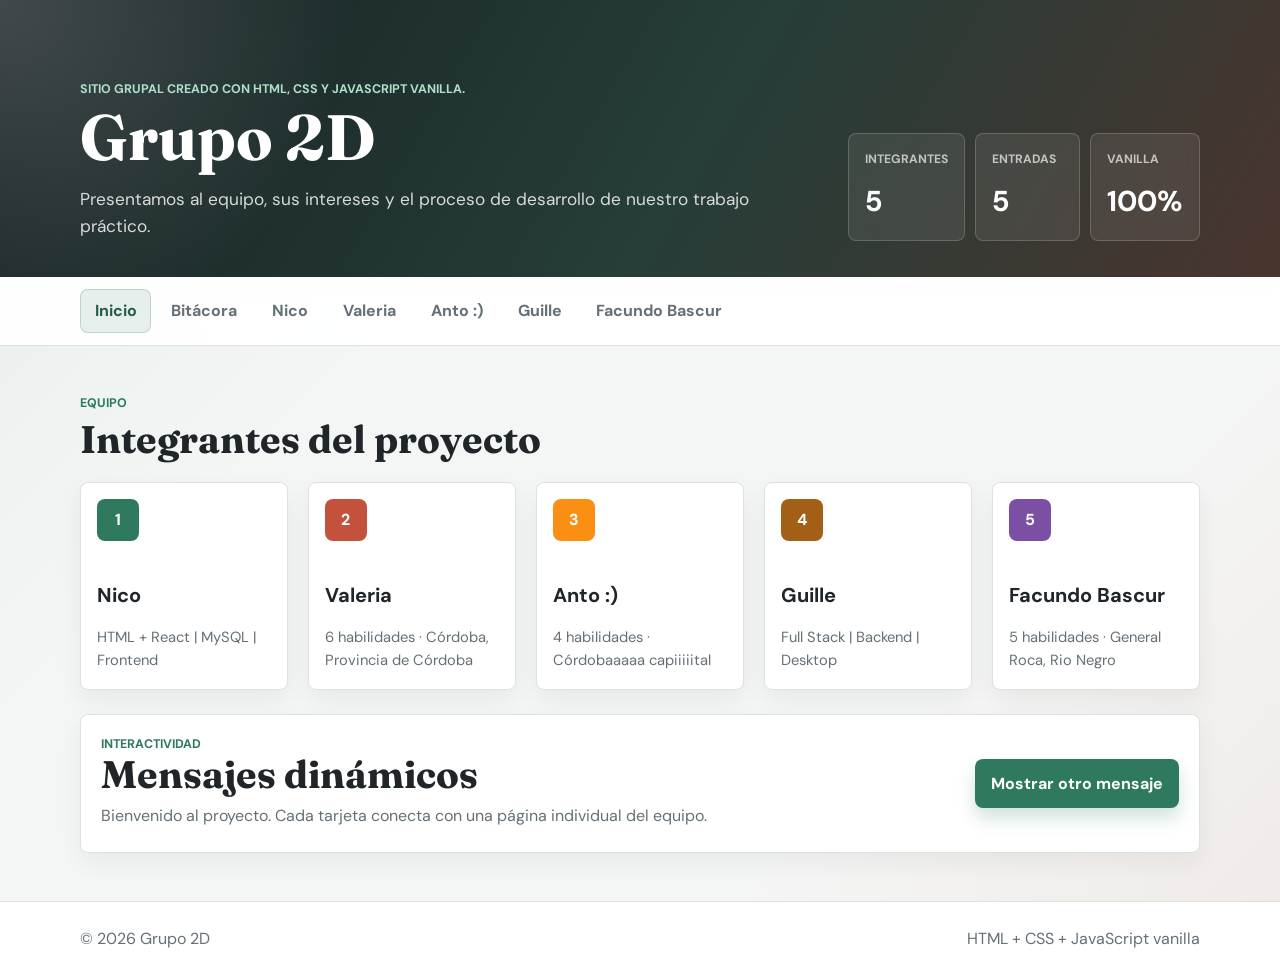
<file: index.html>
<!doctype html>
<html lang="es">
  <head>
    <meta charset="UTF-8" />
    <meta name="viewport" content="width=device-width, initial-scale=1.0" />
    <title>Grupo 2D - Portada</title>
    <link rel="preconnect" href="https://fonts.googleapis.com" />
    <link rel="preconnect" href="https://fonts.gstatic.com" crossorigin />
    <link
      href="https://fonts.googleapis.com/css2?family=DM+Sans:wght@400;500;700&family=Fraunces:opsz,wght@9..144,700&display=swap"
      rel="stylesheet"
    />
    <link rel="stylesheet" href="css/styles.css" />
  </head>
  <body data-page="home">
    <div id="app"></div>
    <script src="js/data.js"></script>
    <script src="js/app.js"></script>
  </body>
</html>
</file>
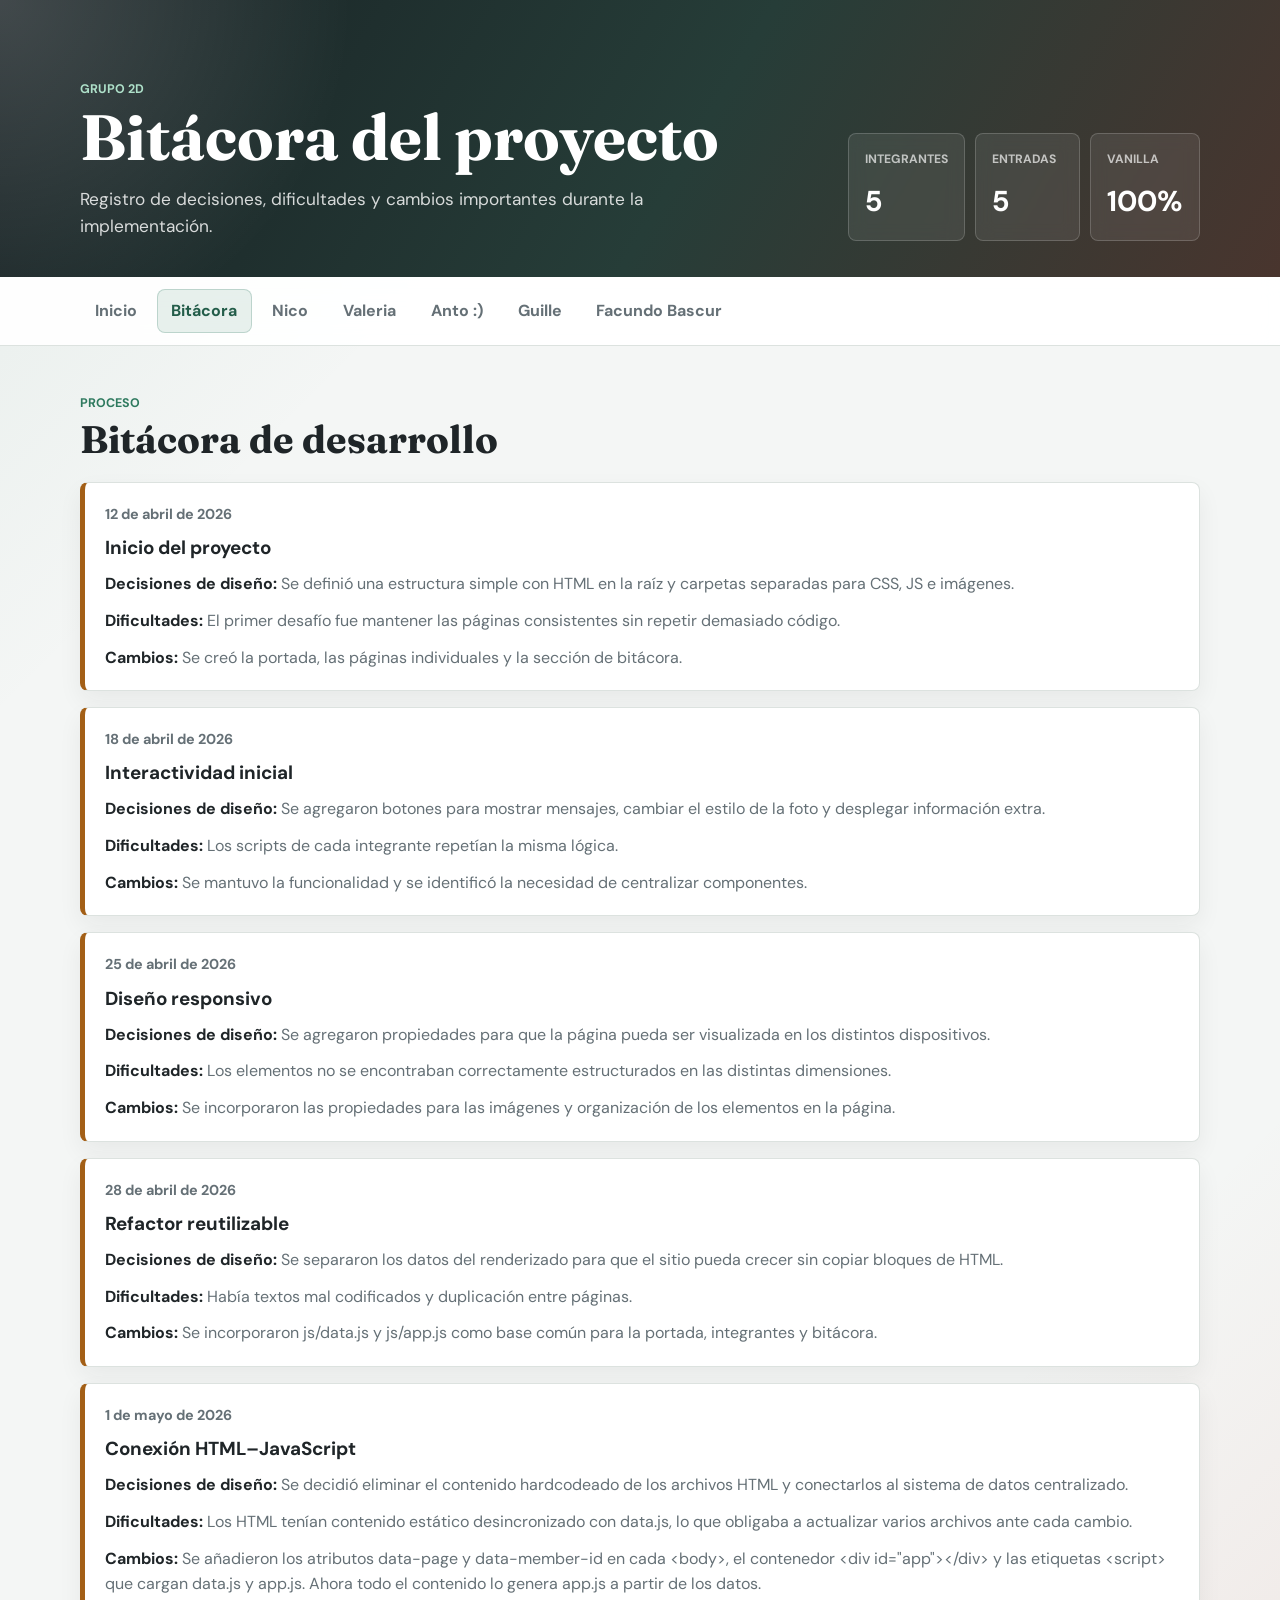
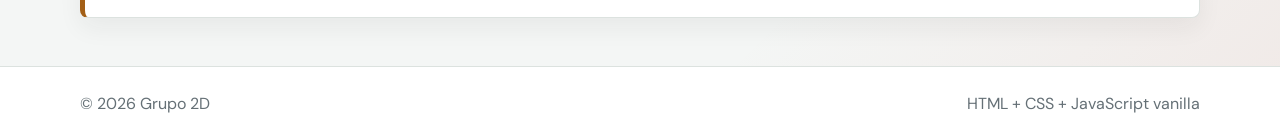
<file: bitacora.html>
<!doctype html>
<html lang="es">
  <head>
    <meta charset="UTF-8" />
    <meta name="viewport" content="width=device-width, initial-scale=1.0" />
    <title>Bitacora - Grupo 2D</title>
    <link rel="preconnect" href="https://fonts.googleapis.com" />
    <link rel="preconnect" href="https://fonts.gstatic.com" crossorigin />
    <link
      href="https://fonts.googleapis.com/css2?family=DM+Sans:wght@400;500;700&family=Fraunces:opsz,wght@9..144,700&display=swap"
      rel="stylesheet"
    />
    <link rel="stylesheet" href="css/styles.css" />
  </head>
  <body data-page="log">
    <div id="app"></div>
    <script src="js/data.js"></script>
    <script src="js/app.js"></script>
  </body>
</html>
</file>
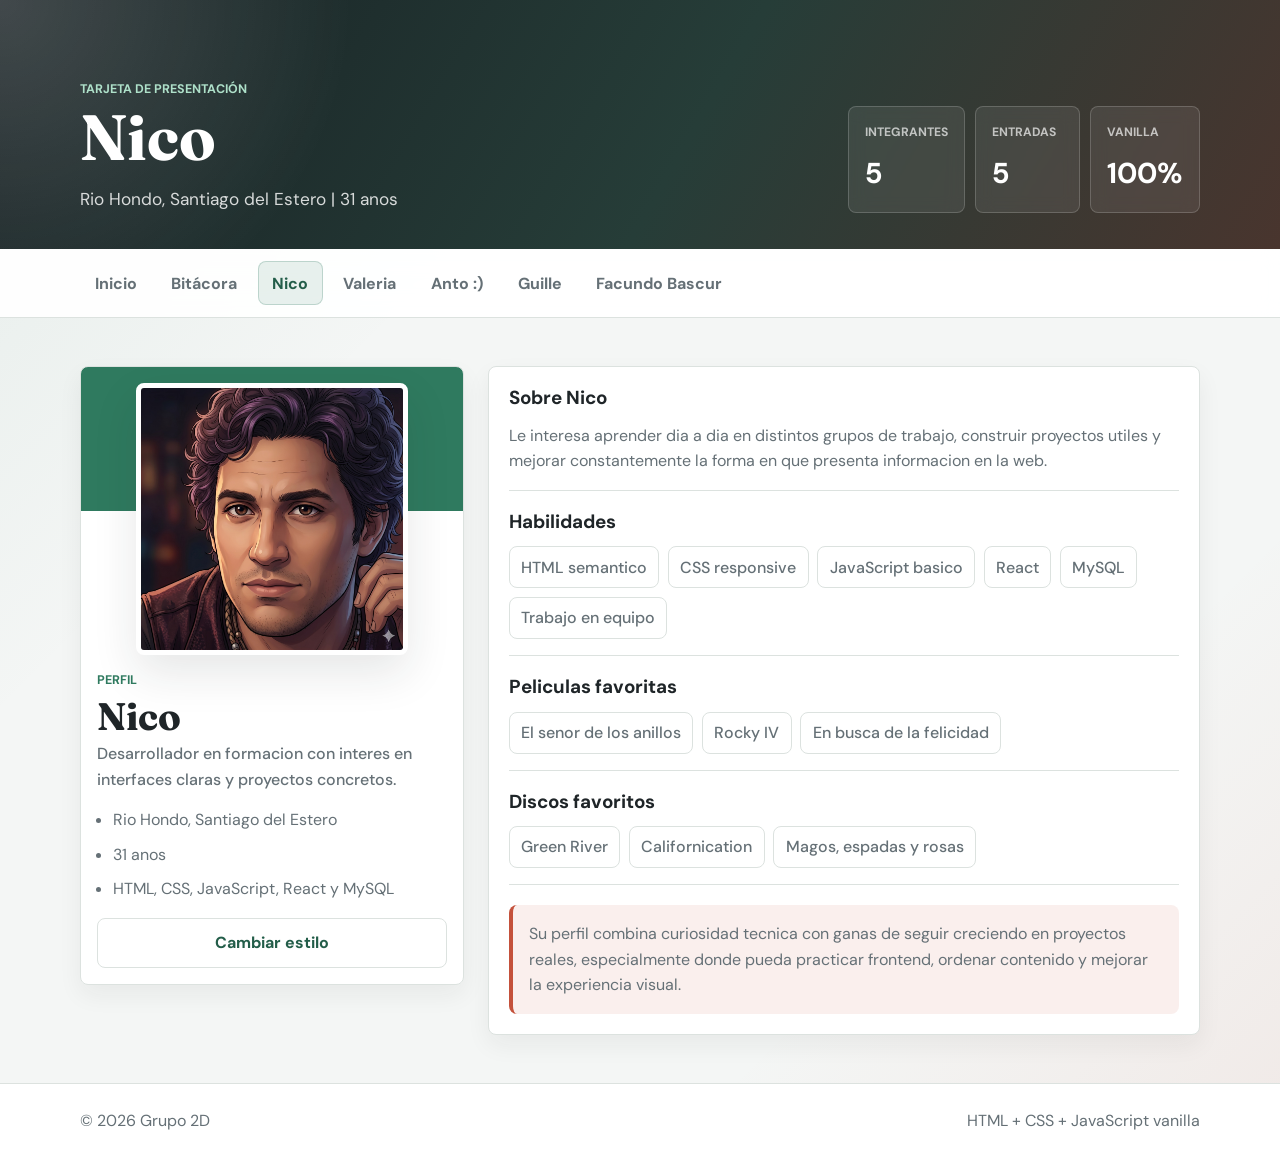
<file: integrante1.html>
<!doctype html>
<html lang="es">
  <head>
    <meta charset="UTF-8" />
    <meta name="viewport" content="width=device-width, initial-scale=1.0" />
    <title>Integrante 1 - Grupo 2D</title>
    <link rel="preconnect" href="https://fonts.googleapis.com" />
    <link rel="preconnect" href="https://fonts.gstatic.com" crossorigin />
    <link
      href="https://fonts.googleapis.com/css2?family=DM+Sans:wght@400;500;700&family=Fraunces:opsz,wght@9..144,700&display=swap"
      rel="stylesheet"
    />
    <link rel="stylesheet" href="css/styles.css" />
    <link rel="stylesheet" href="css/integrante1.css" />
  </head>
  <body data-page="member" data-member-id="1">
    <div id="app"></div>
    <script src="js/data.js"></script>
    <script src="js/app.js"></script>
  </body>
</html>
</file>
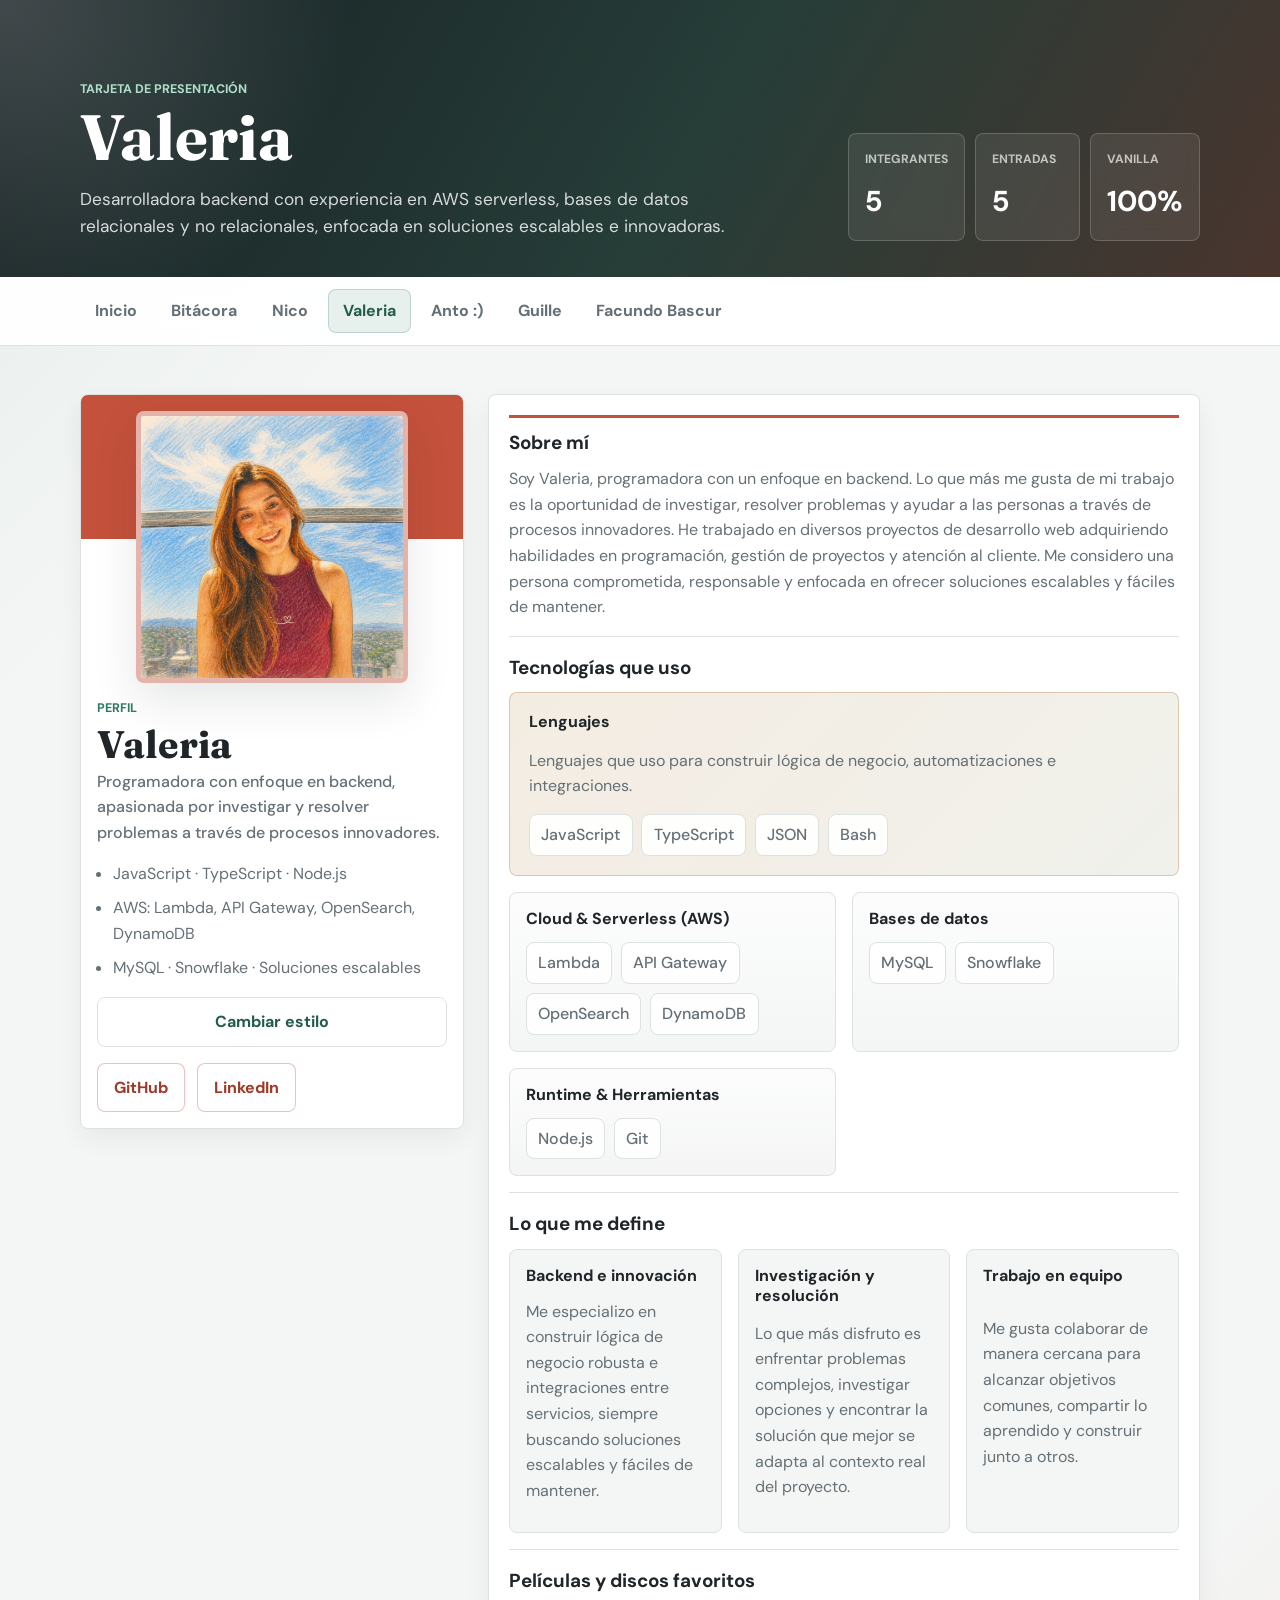
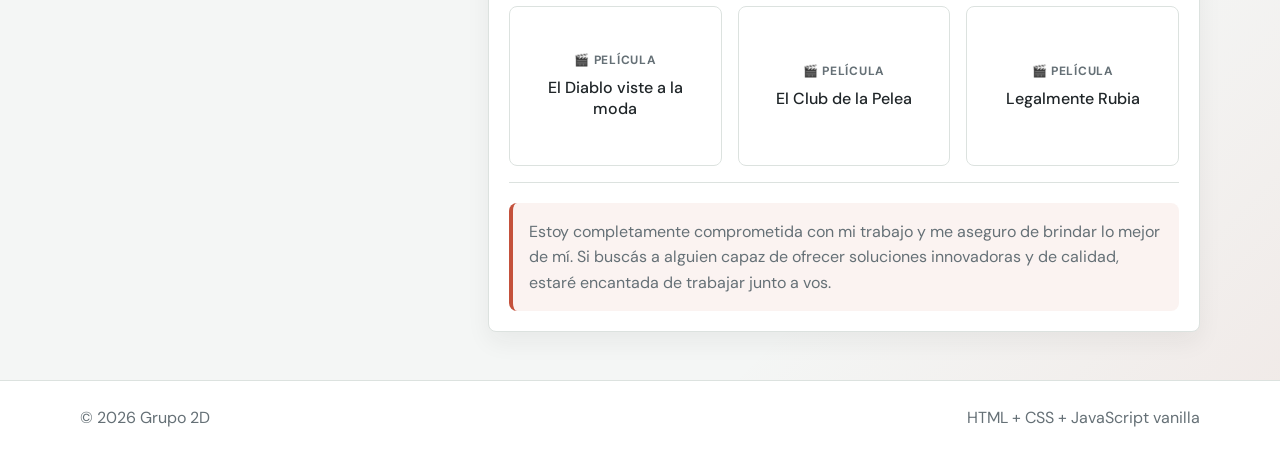
<file: integrante2.html>
<!doctype html>
<html lang="es">
  <head>
    <meta charset="UTF-8" />
    <meta name="viewport" content="width=device-width, initial-scale=1.0" />
    <title>Integrante 2 - Grupo 2D</title>
    <link rel="preconnect" href="https://fonts.googleapis.com" />
    <link rel="preconnect" href="https://fonts.gstatic.com" crossorigin />
    <link
      href="https://fonts.googleapis.com/css2?family=DM+Sans:wght@400;500;700&family=Fraunces:opsz,wght@9..144,700&display=swap"
      rel="stylesheet"
    />
    <link rel="stylesheet" href="css/styles.css" />
    <link rel="stylesheet" href="css/integrante2.css" />
  </head>
  <body data-page="member" data-member-id="2">
    <div id="app"></div>
    <script src="js/data.js"></script>
    <script src="js/app.js"></script>
  </body>
</html>
</file>
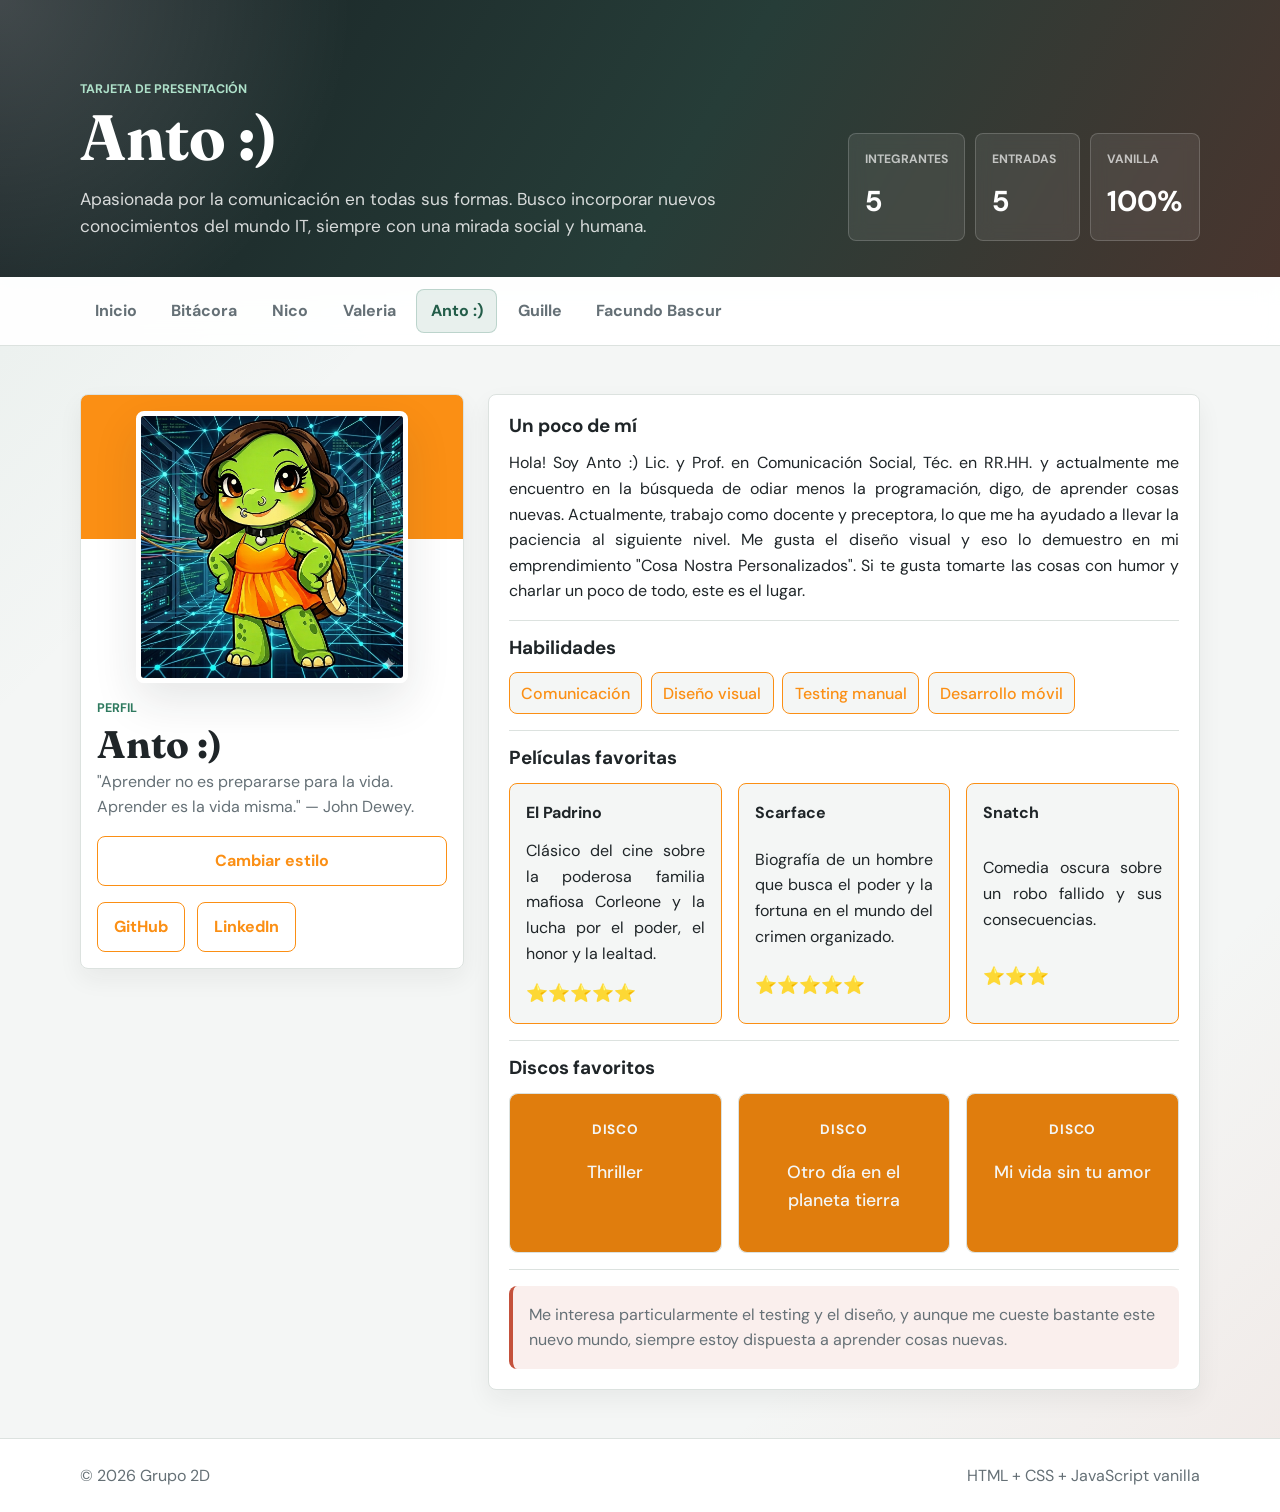
<file: integrante3.html>
<!doctype html>
<html lang="es">
  <head>
    <meta charset="UTF-8" />
    <meta name="viewport" content="width=device-width, initial-scale=1.0" />
    <title>Integrante 3 - Grupo 2D</title>
    <link rel="preconnect" href="https://fonts.googleapis.com" />
    <link rel="preconnect" href="https://fonts.gstatic.com" crossorigin />
    <link
      href="https://fonts.googleapis.com/css2?family=DM+Sans:wght@400;500;700&family=Fraunces:opsz,wght@9..144,700&display=swap"
      rel="stylesheet"
    />
    <link rel="stylesheet" href="css/styles.css" />
    <link rel="stylesheet" href="css/integrante3.css" />
  </head>
  <body data-page="member" data-member-id="3">
    <div id="app"></div>
    <script src="js/data.js"></script>
    <script src="js/app.js"></script>
  </body>
</html>
</file>
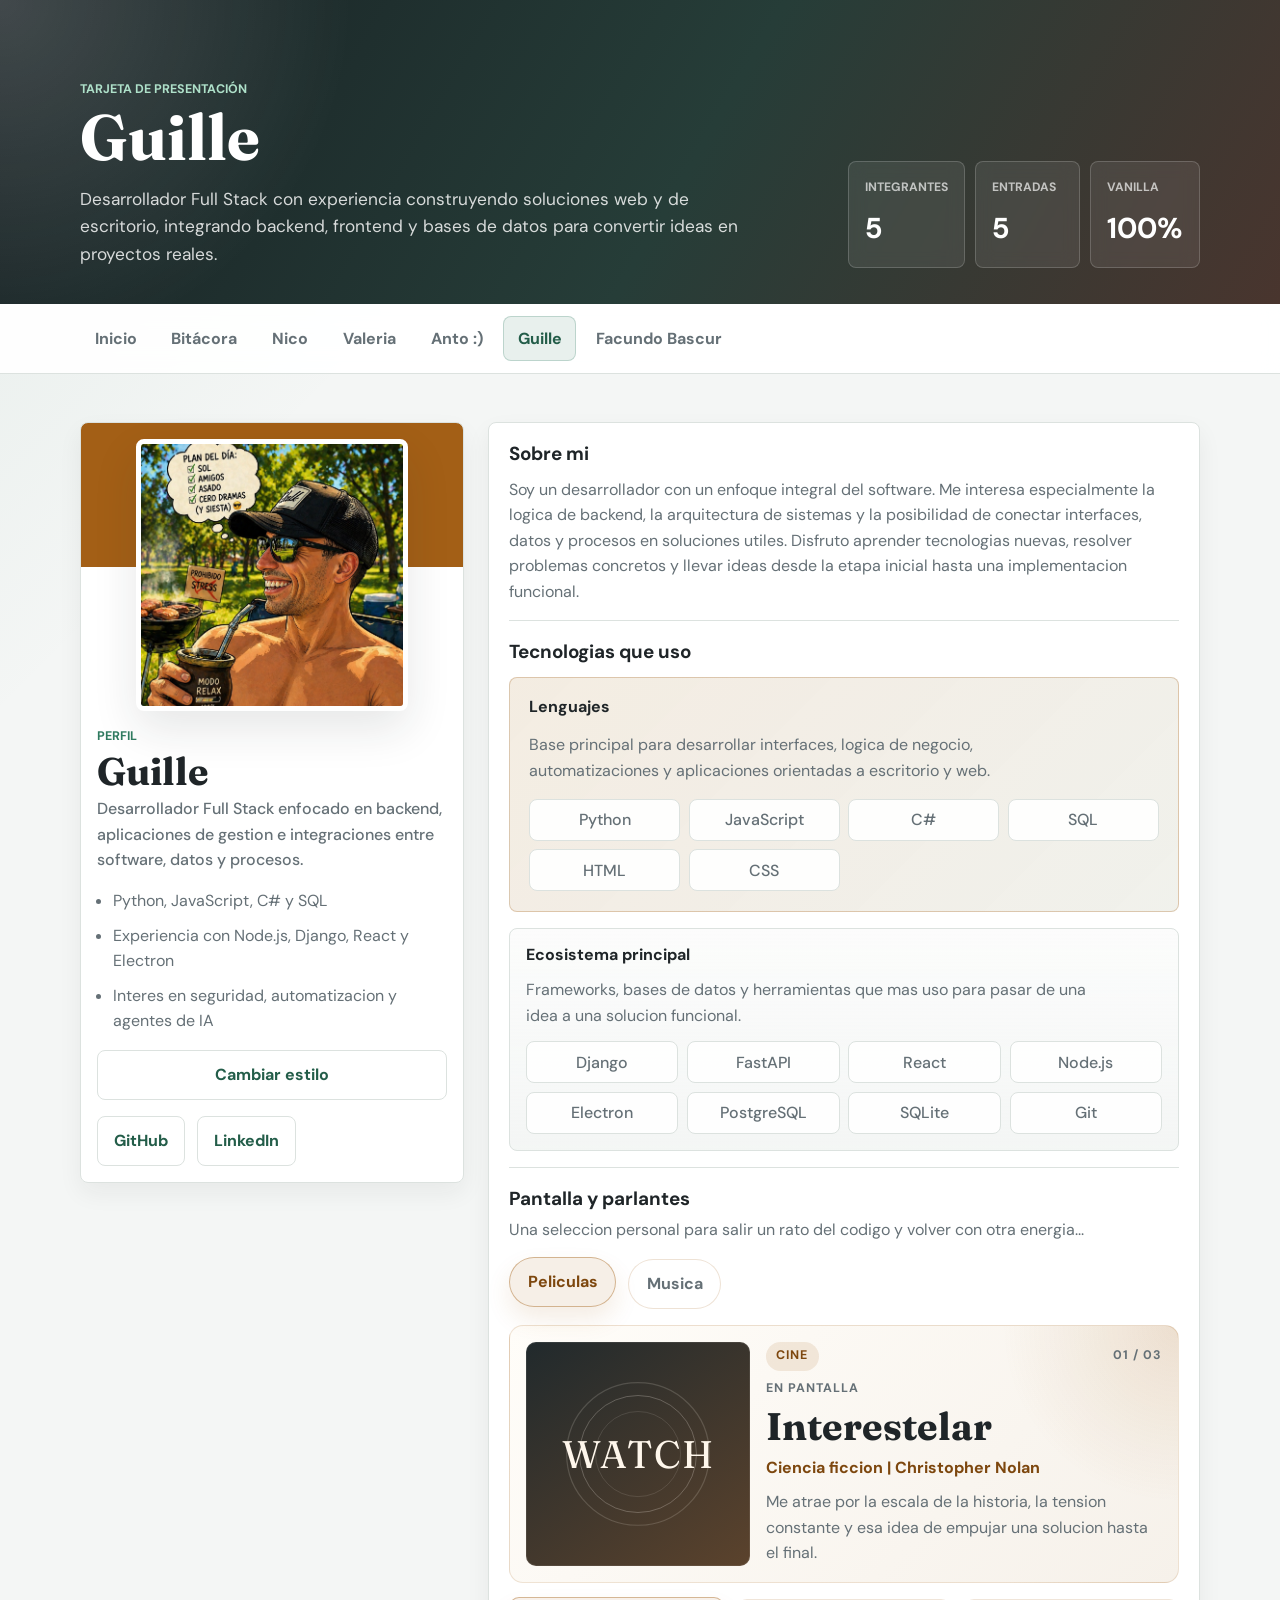
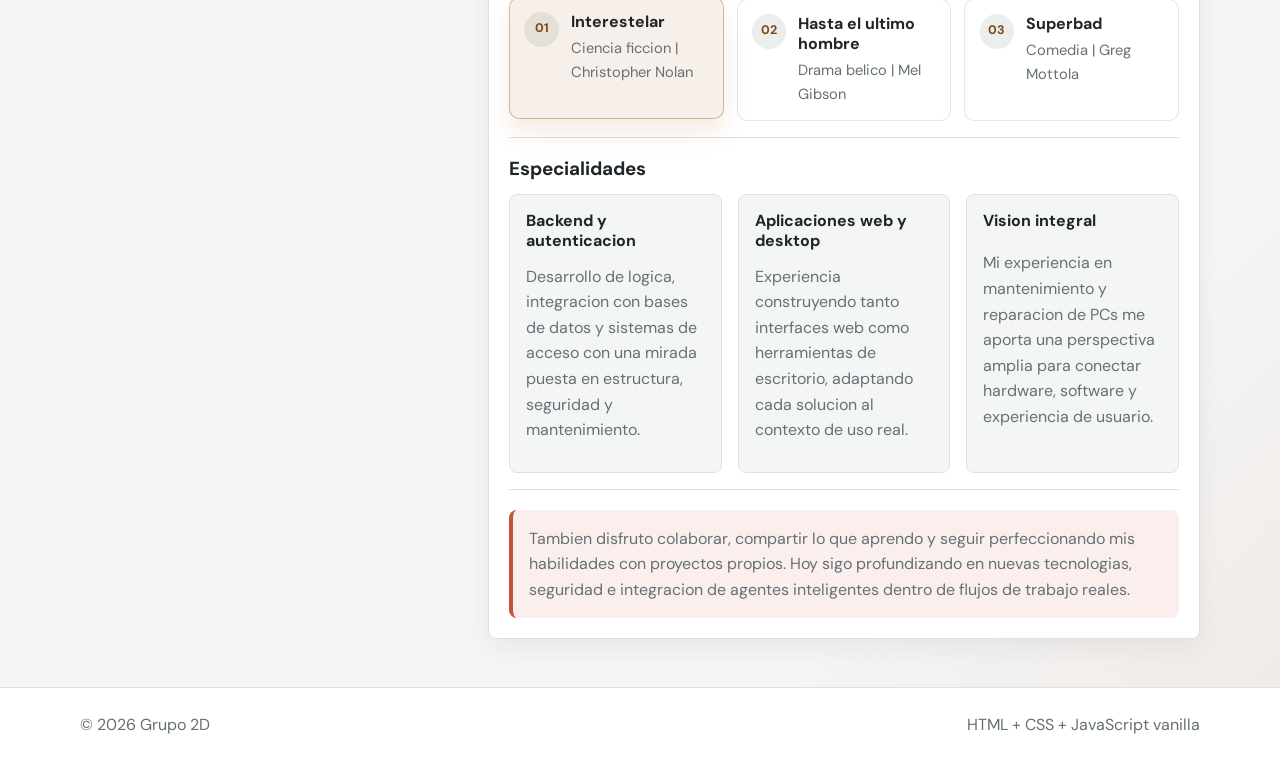
<file: integrante4.html>
<!doctype html>
<html lang="es">
  <head>
    <meta charset="UTF-8" />
    <meta name="viewport" content="width=device-width, initial-scale=1.0" />
    <title>Integrante 4 - Grupo 2D</title>
    <link rel="preconnect" href="https://fonts.googleapis.com" />
    <link rel="preconnect" href="https://fonts.gstatic.com" crossorigin />
    <link
      href="https://fonts.googleapis.com/css2?family=DM+Sans:wght@400;500;700&family=Fraunces:opsz,wght@9..144,700&display=swap"
      rel="stylesheet"
    />
    <link rel="stylesheet" href="css/styles.css" />
    <link rel="stylesheet" href="css/integrante4.css" />
  </head>
  <body data-page="member" data-member-id="4">
    <div id="app"></div>
    <script src="js/data.js"></script>
    <script src="js/app.js"></script>
  </body>
</html>
</file>
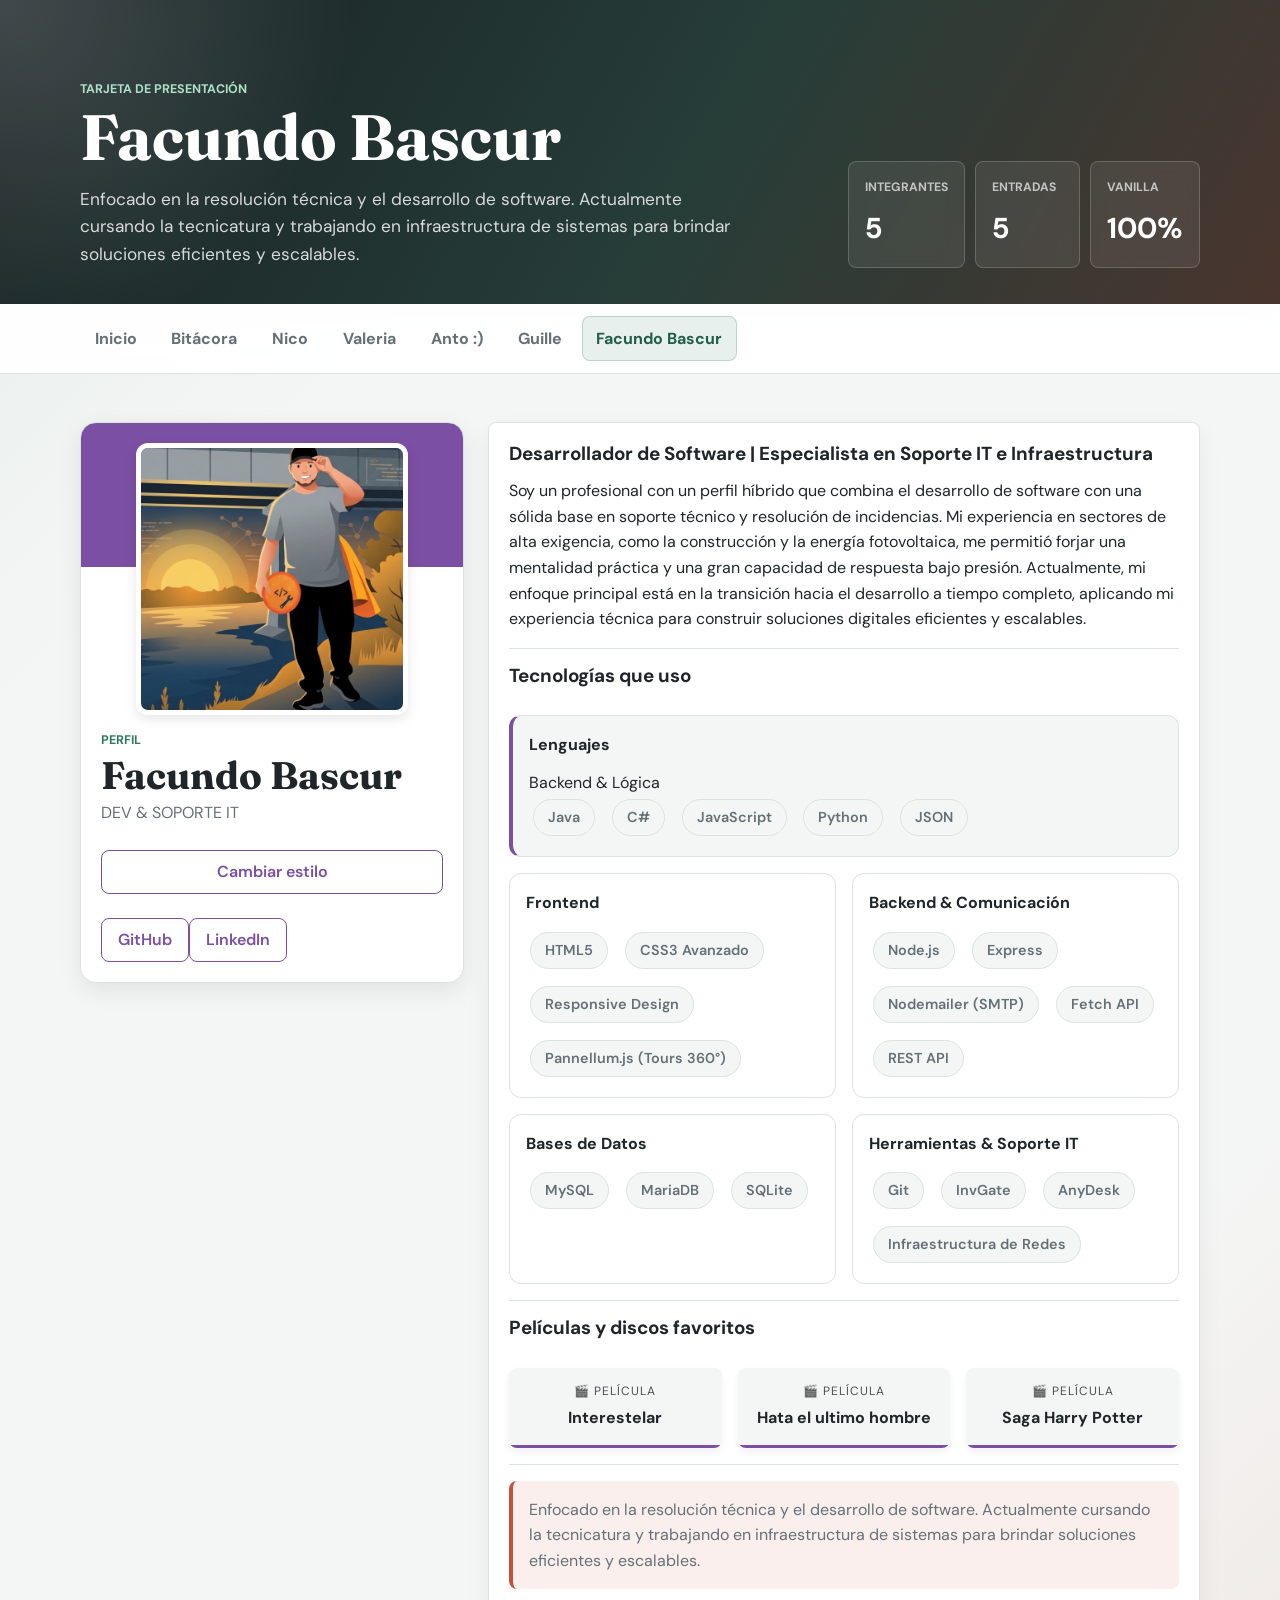
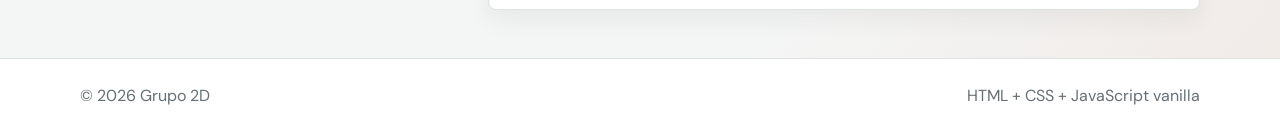
<file: integrante5.html>
<!doctype html>
<html lang="es">
  <head>
    <meta charset="UTF-8" />
    <meta name="viewport" content="width=device-width, initial-scale=1.0" />
    <title>Integrante 5 - Grupo 2D</title>
    <link rel="preconnect" href="https://fonts.googleapis.com" />
    <link rel="preconnect" href="https://fonts.gstatic.com" crossorigin />
    <link
      href="https://fonts.googleapis.com/css2?family=DM+Sans:wght@400;500;700&family=Fraunces:opsz,wght@9..144,700&display=swap"
      rel="stylesheet"
    />
    <link rel="stylesheet" href="css/styles.css" />
    <link rel="stylesheet" href="css/integrante5.css" />
  </head>
  <body data-page="member" data-member-id="5">
    <div id="app"></div>
    <script src="js/data.js"></script>
    <script src="js/app.js"></script>
  </body>
</html>
</file>
<file: css/styles.css>
:root {
    --color-ink: #1f2528;
    --color-muted: #657076;
    --color-paper: #f4f6f5;
    --color-surface: #ffffff;
    --color-line: #dce2df;
    --color-primary: #2f7a5f;
    --color-primary-dark: #235d49;
    --color-coral: #c4513b;
    --color-gold: #a35f16;
    --shadow-soft: 0 18px 45px rgba(31, 37, 40, 0.11);
    --radius: 8px;
    --container: 1120px;
}

* {
    box-sizing: border-box;
    margin: 0;
    padding: 0;
}

html {
    min-width: 320px;
    scroll-behavior: smooth;
}

body {
    min-height: 100vh;
    background:
        linear-gradient(135deg, rgba(47, 122, 95, 0.08), transparent 32rem),
        linear-gradient(315deg, rgba(196, 81, 59, 0.08), transparent 28rem),
        var(--color-paper);
    color: var(--color-ink);
    font-family: "DM Sans", "Segoe UI", sans-serif;
    line-height: 1.6;
}

a {
    color: inherit;
}

button {
    font: inherit;
}

img {
    display: block;
    max-width: 100%;
}

.container {
    width: min(100% - 2rem, var(--container));
    margin-inline: auto;
}

.site-header {
    padding: 4rem 0 2.25rem;
    color: var(--color-surface);
    background:
        radial-gradient(circle at top left, rgba(255, 255, 255, 0.18), transparent 22rem),
        linear-gradient(120deg, #182124, #263d38 54%, #49352e);
}

.hero-grid {
    display: grid;
    grid-template-columns: minmax(0, 1fr) minmax(16rem, 22rem);
    gap: 2rem;
    align-items: end;
}

.hero-content {
    max-width: 46rem;
}

.eyebrow {
    color: var(--color-primary);
    font-size: 0.78rem;
    font-weight: 700;
    letter-spacing: 0;
    text-transform: uppercase;
}

.site-header .eyebrow {
    color: #aee0c9;
}

.hero-title {
    margin-top: 0.45rem;
    font-family: "Fraunces", Georgia, serif;
    font-size: clamp(2.4rem, 5vw, 5rem);
    line-height: 0.95;
    letter-spacing: 0;
}

.hero-copy {
    max-width: 42rem;
    margin-top: 1.1rem;
    color: rgba(255, 255, 255, 0.82);
    font-size: 1.08rem;
}

.hero-stats {
    display: grid;
    grid-template-columns: repeat(3, 1fr);
    gap: 0.65rem;
}

.stat-item {
    min-height: 6.5rem;
    padding: 1rem;
    border: 1px solid rgba(255, 255, 255, 0.18);
    border-radius: var(--radius);
    background: rgba(255, 255, 255, 0.08);
    backdrop-filter: blur(8px);
}

.stat-item dt {
    color: rgba(255, 255, 255, 0.68);
    font-size: 0.76rem;
    font-weight: 700;
    text-transform: uppercase;
}

.stat-item dd {
    margin-top: 0.5rem;
    font-size: 1.8rem;
    font-weight: 700;
}

.site-nav {
    position: sticky;
    top: 0;
    z-index: 10;
    border-bottom: 1px solid var(--color-line);
    background: rgba(255, 255, 255, 0.92);
    backdrop-filter: blur(12px);
}

.nav-list {
    display: flex;
    gap: 0.35rem;
    align-items: center;
    overflow-x: auto;
    padding: 0.75rem 0;
}

.nav-link {
    flex: 0 0 auto;
    min-height: 2.5rem;
    padding: 0.52rem 0.85rem;
    border: 1px solid transparent;
    border-radius: var(--radius);
    color: var(--color-muted);
    font-weight: 700;
    text-decoration: none;
    transition: background 180ms ease, border-color 180ms ease, color 180ms ease;
}

.nav-link:hover,
.nav-link.is-active {
    border-color: rgba(47, 122, 95, 0.24);
    background: rgba(47, 122, 95, 0.11);
    color: var(--color-primary-dark);
}

.site-main {
    padding: 3rem 0;
}

.page-stack {
    display: grid;
    gap: 1.5rem;
}

.section-heading {
    display: grid;
    gap: 0.35rem;
}

.section-heading h2,
.message-panel h2,
.profile-summary h2 {
    font-family: "Fraunces", Georgia, serif;
    font-size: clamp(1.8rem, 3vw, 2.8rem);
    line-height: 1;
    letter-spacing: 0;
}

.member-grid {
    display: grid;
    grid-template-columns: repeat(5, minmax(0, 1fr));
    gap: 1rem;
}

.member-card {
    --member-accent: var(--color-primary);
    display: grid;
    min-height: 13rem;
    align-content: space-between;
    padding: 1rem;
    border: 1px solid var(--color-line);
    border-radius: var(--radius);
    background: var(--color-surface);
    box-shadow: 0 10px 24px rgba(31, 37, 40, 0.06);
    text-decoration: none;
    transition: border-color 180ms ease, box-shadow 180ms ease, transform 180ms ease;
}

.member-card:hover {
    border-color: var(--member-accent);
    box-shadow: var(--shadow-soft);
    transform: translateY(-4px);
}

.member-number {
    width: 2.6rem;
    height: 2.6rem;
    display: grid;
    place-items: center;
    border-radius: var(--radius);
    background: var(--member-accent);
    color: var(--color-surface);
    font-weight: 700;
}

.member-name {
    margin-top: 2.2rem;
    font-size: 1.25rem;
    font-weight: 700;
    line-height: 1.2;
}

.member-meta {
    margin-top: 0.75rem;
    color: var(--color-muted);
    font-size: 0.92rem;
}

.message-panel {
    display: flex;
    gap: 1.5rem;
    align-items: center;
    justify-content: space-between;
    padding: 1.25rem;
    border: 1px solid var(--color-line);
    border-radius: var(--radius);
    background: var(--color-surface);
    box-shadow: 0 10px 24px rgba(31, 37, 40, 0.06);
}

.message-output {
    min-height: 1.8rem;
    margin-top: 0.6rem;
    color: var(--color-muted);
    opacity: 0;
    transition: opacity 180ms ease;
}

.message-output.is-visible {
    opacity: 1;
}

.button {
    min-height: 2.75rem;
    border: 0;
    border-radius: var(--radius);
    cursor: pointer;
    font-weight: 700;
    text-decoration: none;
    transition: transform 180ms ease, background 180ms ease, box-shadow 180ms ease;
}

.button:hover {
    transform: translateY(-2px);
}

.button-primary {
    padding: 0.75rem 1rem;
    background: var(--color-primary);
    color: var(--color-surface);
    box-shadow: 0 10px 18px rgba(47, 122, 95, 0.22);
}

.button-primary:hover {
    background: var(--color-primary-dark);
}

.button-light {
    padding: 0.7rem 1rem;
    border: 1.5px solid var(--color-line);
    background: var(--color-surface);
    color: var(--color-primary-dark);
}

.profile-layout {
    display: grid;
    grid-template-columns: minmax(16rem, 24rem) minmax(0, 1fr);
    gap: 1.5rem;
    align-items: start;
}

.profile-aside,
.profile-card,
.timeline-entry {
    border: 1px solid var(--color-line);
    border-radius: var(--radius);
    background: var(--color-surface);
    box-shadow: 0 10px 24px rgba(31, 37, 40, 0.06);
}

.profile-aside {
    --member-accent: var(--color-primary);
    display: grid;
    gap: 1rem;
    padding: 1rem;
    background:
        linear-gradient(180deg, var(--member-accent) 0 9rem, var(--color-surface) 9rem);
}

.profile-photo {
    width: min(100%, 17rem);
    aspect-ratio: 1;
    margin-inline: auto;
    border: 5px solid var(--color-surface);
    border-radius: var(--radius);
    object-fit: cover;
    box-shadow: var(--shadow-soft);
    transition: filter 180ms ease, border-color 180ms ease;
}

.profile-summary {
    display: grid;
    gap: 0.35rem;
}

.profile-summary p:not(.eyebrow) {
    color: var(--color-muted);
}

.profile-card {
    display: grid;
    gap: 1rem;
    padding: 1.25rem;
}

.info-section {
    display: grid;
    gap: 0.8rem;
    padding-bottom: 1rem;
    border-bottom: 1px solid var(--color-line);
}

.info-section h3,
.timeline-entry h3 {
    font-size: 1.18rem;
    line-height: 1.2;
}

.tag-list {
    display: flex;
    flex-wrap: wrap;
    gap: 0.55rem;
    list-style: none;
}

.tag-list li {
    padding: 0.45rem 0.7rem;
    border: 1px solid var(--color-line);
    border-radius: var(--radius);
    background: var(--color-paper);
    color: var(--color-muted);
    font-weight: 500;
    transition:
        transform 180ms ease,
        background 180ms ease,
        border-color 180ms ease,
        box-shadow 180ms ease,
        color 180ms ease;
}

.tag-list li:hover {
    border-color: rgba(47, 122, 95, 0.34);
    background: rgba(47, 122, 95, 0.1);
    color: var(--color-primary-dark);
    box-shadow: 0 10px 18px rgba(31, 37, 40, 0.09);
    transform: translateY(-2px) scale(1.02);
}

.tag-list li:focus-visible {
    outline: 2px solid rgba(47, 122, 95, 0.45);
    outline-offset: 2px;
}

@media (prefers-reduced-motion: reduce) {
    .tag-list li {
        transition: none;
    }

    .tag-list li:hover {
        transform: none;
    }
}

.extra-info {
    padding: 1rem;
    border-left: 4px solid var(--color-coral);
    border-radius: var(--radius);
    background: rgba(196, 81, 59, 0.09);
    color: var(--color-muted);
}

.is-hidden {
    display: none;
}

.timeline {
    display: grid;
    gap: 1rem;
}

.timeline-entry {
    display: grid;
    gap: 0.7rem;
    padding: 1.25rem;
    border-left: 5px solid var(--color-gold);
}

.timeline-date {
    color: var(--color-muted);
    font-size: 0.9rem;
    font-weight: 700;
}

.timeline-text {
    color: var(--color-muted);
}

.timeline-text strong {
    color: var(--color-ink);
}

.site-footer {
    padding: 1.5rem 0;
    border-top: 1px solid var(--color-line);
    background: var(--color-surface);
    color: var(--color-muted);
}

.footer-inner {
    display: flex;
    gap: 1rem;
    justify-content: space-between;
}

@media (min-width: 1200px) {
    .site-header {
        padding-top: 5rem;
    }

    .member-grid {
        gap: 1.25rem;
    }
}

@media (max-width: 900px) {
    .hero-grid,
    .profile-layout {
        grid-template-columns: 1fr;
    }

    .hero-stats {
        max-width: 34rem;
    }

    .member-grid {
        grid-template-columns: repeat(2, minmax(0, 1fr));
    }

    .message-panel,
    .footer-inner {
        align-items: flex-start;
        flex-direction: column;
    }
}

@media (max-width: 400px) {
    .container {
        width: min(100% - 1rem, var(--container));
    }

    .site-header {
        padding: 2.5rem 0 1.5rem;
    }

    .site-main {
        padding: 1.5rem 0;
    }

    .hero-title {
        font-size: 2.35rem;
    }

    .hero-stats,
    .member-grid {
        grid-template-columns: 1fr;
    }

    .message-panel,
    .profile-card,
    .timeline-entry {
        padding: 1rem;
    }

    .button {
        width: 100%;
    }
}
</file>
<file: css/integrante1.css>
.nico-photo {
    object-fit: cover;
    object-position: center 18%;
    background: #dfe9e1;
}

.profile-headline {
    color: var(--color-ink);
    font-weight: 500;
}

.quick-fact-list {
    display: grid;
    gap: 0.55rem;
    margin-top: 0.6rem;
    padding-left: 1rem;
    color: var(--color-muted);
}

.profile-card-portfolio {
    gap: 1.25rem;
}

.info-section-intro {
    gap: 0.8rem;
}

.section-copy {
    color: var(--color-muted);
}

.tag-list li {
    background: rgba(255, 255, 255, 0.92);
}
</file>
<file: css/integrante2.css>
/* ── Perfil de Valeria — integrante 2 ── */

/* Foto */
.profile-photo-custom {
    object-fit: cover;
    object-position: center top;
    background: #f5e8e5;
    border-color: rgba(196, 81, 59, 0.35);
}

/* Headline en la columna izquierda */
.profile-headline {
    color: var(--color-ink);
    font-weight: 500;
}

/* Card destacada: tono coral en lugar del dorado de Guillermo */
.stack-card-featured {
    border-color: rgba(196, 81, 59, 0.28);
    background:
        linear-gradient(135deg, rgba(196, 81, 59, 0.07), rgba(196, 81, 59, 0.02)),
        #fdf6f5;
}

/* Tags con hover coral */
.profile-card-portfolio .tag-list li:hover {
    border-color: rgba(196, 81, 59, 0.38);
    background: rgba(196, 81, 59, 0.09);
    color: #9e3a27;
    box-shadow: 0 6px 14px rgba(196, 81, 59, 0.12);
}

/* Bloque extra con acento coral */
.profile-card-portfolio .extra-info {
    border-left-color: #c4513b;
    background: rgba(196, 81, 59, 0.07);
}

/* Sección intro: línea superior coral */
.info-section-intro {
    border-top: 3px solid #c4513b;
    padding-top: 0.9rem;
}

/* Botones de la columna izquierda */
.profile-links .button {
    border-color: rgba(196, 81, 59, 0.35);
    color: #9e3a27;
}

.profile-links .button:hover {
    background: rgba(196, 81, 59, 0.09);
    border-color: #c4513b;
}

/* ── Flip cards ── */

.flip-grid {
    display: grid;
    grid-template-columns: repeat(3, minmax(0, 1fr));
    gap: 1rem;
}

.flip-card {
    height: 10rem;
    perspective: 800px;
    cursor: pointer;
}

.flip-inner {
    position: relative;
    width: 100%;
    height: 100%;
    transform-style: preserve-3d;
    transition: transform 480ms cubic-bezier(0.4, 0.2, 0.2, 1);
}

.flip-card:hover .flip-inner {
    transform: rotateY(180deg);
}

.flip-face {
    position: absolute;
    inset: 0;
    display: flex;
    flex-direction: column;
    align-items: center;
    justify-content: center;
    gap: 0.5rem;
    padding: 1rem;
    border: 1px solid var(--color-line);
    border-radius: var(--radius);
    backface-visibility: hidden;
    -webkit-backface-visibility: hidden;
    text-align: center;
}

.flip-front {
    background: var(--color-surface);
}

.flip-back {
    background: linear-gradient(135deg, rgba(196, 81, 59, 0.1), rgba(196, 81, 59, 0.04)), #fdf6f5;
    border-color: rgba(196, 81, 59, 0.28);
    transform: rotateY(180deg);
}

.flip-label {
    font-size: 0.75rem;
    font-weight: 700;
    text-transform: uppercase;
    letter-spacing: 0.06em;
    color: var(--color-muted);
}

.flip-back .flip-label {
    color: #9e3a27;
}

.flip-value {
    font-weight: 500;
    color: var(--color-ink);
    line-height: 1.3;
}

@media (max-width: 900px) {
    .flip-grid {
        grid-template-columns: 1fr;
    }

    .flip-card {
        height: 8rem;
    }
}

.quick-fact-list {
    display: grid;
    gap: 0.55rem;
    margin-top: 0.6rem;
    padding-left: 1rem;
    color: var(--color-muted);
}

.profile-links {
    display: flex;
    flex-wrap: wrap;
    gap: 0.75rem;
}

.profile-links .button,
.card-link {
    display: inline-flex;
    align-items: center;
    justify-content: center;
    text-decoration: none;
}

.profile-card-portfolio {
    gap: 1.25rem;
}

.info-section-intro {
    gap: 0.7rem;
}

.section-copy {
    color: var(--color-muted);
}

.stack-grid,
.project-grid,
.focus-grid {
    display: grid;
    gap: 1rem;
}

.stack-grid {
    grid-template-columns: repeat(2, minmax(0, 1fr));
}

.focus-grid {
    grid-template-columns: repeat(3, minmax(0, 1fr));
}

.project-grid {
    grid-template-columns: repeat(2, minmax(0, 1fr));
}

.stack-card,
.project-card,
.focus-card {
    display: grid;
    gap: 0.8rem;
    padding: 1rem;
    border: 1px solid var(--color-line);
    border-radius: var(--radius);
    background: var(--color-paper);
}

.stack-card {
    align-content: start;
    background:
        linear-gradient(180deg, rgba(255, 255, 255, 0.7), rgba(244, 246, 245, 0.95)),
        var(--color-paper);
}

.stack-card-featured {
    grid-column: 1 / -1;
    gap: 0.95rem;
    padding: 1.2rem;
    border-color: rgba(163, 95, 22, 0.28);
    background:
        linear-gradient(135deg, rgba(163, 95, 22, 0.08), rgba(47, 122, 95, 0.05)),
        #fbf8f3;
}

.stack-card h4,
.project-card h4,
.focus-card h4 {
    font-size: 1rem;
    line-height: 1.25;
}

.stack-copy {
    color: var(--color-muted);
    max-width: 52ch;
}

.stack-card .tag-list li {
    background: rgba(255, 255, 255, 0.92);
}

.project-card {
    align-content: space-between;
    min-height: 100%;
}

.project-card-copy {
    display: grid;
    gap: 0.55rem;
}

.project-meta {
    color: var(--color-primary-dark);
    font-size: 0.85rem;
    font-weight: 700;
    text-transform: uppercase;
    letter-spacing: 0.03em;
}

.card-link {
    min-height: 2.7rem;
    padding: 0.7rem 1rem;
    border-radius: var(--radius);
    background: var(--color-primary);
    color: var(--color-surface);
    font-weight: 700;
}

.card-link:hover {
    background: var(--color-primary-dark);
}

.card-link-muted {
    background: rgba(101, 112, 118, 0.14);
    color: var(--color-muted);
}

@media (max-width: 900px) {
    .stack-grid,
    .focus-grid,
    .project-grid {
        grid-template-columns: 1fr;
    }

    .stack-card-featured {
        grid-column: auto;
    }
}
</file>
<file: css/integrante3.css>
.profile-links {
    display: flex;
    flex-wrap: wrap;
    gap: 0.75rem;
}

.profile-links .button,
.card-link {
    display: inline-flex;
    align-items: center;
    justify-content: center;
    text-decoration: none;
}

.button-primary {
    background: #fb8f14;
    box-shadow: 0 10px 18px rgba(251, 143, 20, 0.22);
}

.button-primary:hover {
    background: #e07d0d;
}

.button-light {
    border: 1.5px solid #fb8f14;
    background: var(--color-surface);
    color: #fb8f14;
}

.button-light:hover {
    background: rgba(175, 98, 9, 0.08);
}

.tag-list li {
    padding: 0.45rem 0.7rem;
    border: 1px solid #fb8f14;
    border-radius: var(--radius);
    background: var(--color-paper);
    color: #fb8f14;
    font-weight: 500;
    transition:
        transform 0.25s ease,
        box-shadow 0.25s ease,
        background 0.25s ease,
        color 0.25s ease,
        border-color 0.25s ease;
}

.tag-list li:hover {
    border-color: #e17a04;
    background: #e07d0d;
    color: white;
    box-shadow: 0 10px 18px rgba(31, 37, 40, 0.09);
    transform: translateY(-2px) scale(1.02);
}

.tag-list li:focus-visible {
    outline: 2px solid rgba(251, 143, 20, 0.45);
    outline-offset: 2px;
}

.section-copy {
    text-align: justify;
}

.focus-grid {
    display: grid;
    gap: 1rem;
    grid-template-columns: repeat(3, minmax(0, 1fr));
}

.focus-card {
    display: grid;
    gap: 0.8rem;
    padding: 1rem;
    border: 1px solid #fb8f14;
    border-radius: var(--radius);
    background: var(--color-paper);
    transition: 0.25s ease;
}

.focus-card:hover {
    transform: scale(1.03);
    box-shadow: 0 12px 24px rgba(251, 143, 20, 0.18);
}

.movie-stars {
    margin-top: auto;
    font-size: 1.1rem;
}

.focus-card h3 {
    margin-bottom: 0.8rem;
}

.focus-card p {
    margin: 0;
}

.flip-grid {
    display: grid;
    grid-template-columns: repeat(3, minmax(0, 1fr));
    gap: 1rem;
}

.flip-card {
    perspective: 300px;
    height: 10rem;
    border: 1px solid var(--color-line);
    border-radius: var(--radius);
    background: var(--color-paper);
    transition: transform 0.6s;
}

.flip-inner {
    position: relative;
    width: 100%;
    height: 100%;
    text-align: center;
    transform-style: preserve-3d;
    transition: transform 0.6s;
}

.flip-card:hover .flip-inner {
    transform: rotateY(180deg);
}

.flip-face {
    position: absolute;
    inset: 0;
    display: flex;
    flex-direction: column;
    align-items: center;
    gap: 0.5rem;
    padding: 1rem;
    border-radius: var(--radius);
    backface-visibility: hidden;
    -webkit-backface-visibility: hidden;
}

.flip-front {
    background: #e07d0d;
    color: var(--color-paper);
}

.flip-back {
    background: var(--color-paper);
    color: #e07d0d;
    border-color: #fb8f14;
    transform: rotateY(180deg);
}

.flip-label {
    height: 2.5rem;              
    display: flex;
    align-items: center;         
    justify-content: center;     
    font-size: 0.85rem;
    font-weight: 700;
    text-transform: uppercase;
    letter-spacing: 0.06em;
}

.flip-value {
    flex: 1;
    font-size: 1.1rem;
    font-weight: 500;
}


@media (max-width: 900px) {

    .stack-grid,
    .focus-grid,
    .project-grid {
        grid-template-columns: 1fr;
    }

    .stack-card-featured {
        grid-column: auto;
    }
}
</file>
<file: css/integrante4.css>
.profile-photo-custom {
    object-fit: cover;
    object-position: center 28%;
    background: #d8d2c8;
}

.profile-headline {
    color: var(--color-ink);
    font-weight: 500;
}

.quick-fact-list {
    display: grid;
    gap: 0.55rem;
    margin-top: 0.6rem;
    padding-left: 1rem;
    color: var(--color-muted);
}

.profile-links {
    display: flex;
    flex-wrap: wrap;
    gap: 0.75rem;
}

.profile-links .button,
.card-link {
    display: inline-flex;
    align-items: center;
    justify-content: center;
    text-decoration: none;
}

.profile-card-portfolio {
    gap: 1.25rem;
}

.info-section-intro {
    gap: 0.7rem;
}

.section-copy {
    color: var(--color-muted);
}

.stack-grid,
.project-grid,
.focus-grid {
    display: grid;
    gap: 1rem;
}

.stack-grid {
    grid-template-columns: 1fr;
}

.focus-grid {
    grid-template-columns: repeat(3, minmax(0, 1fr));
}

.project-grid {
    grid-template-columns: repeat(2, minmax(0, 1fr));
}

.stack-card,
.project-card,
.focus-card {
    display: grid;
    gap: 0.8rem;
    padding: 1rem;
    border: 1px solid var(--color-line);
    border-radius: var(--radius);
    background: var(--color-paper);
}

.stack-card {
    align-content: start;
    background:
        linear-gradient(180deg, rgba(255, 255, 255, 0.7), rgba(244, 246, 245, 0.95)),
        var(--color-paper);
}

.stack-card-featured {
    gap: 0.95rem;
    padding: 1.2rem;
    border-color: rgba(163, 95, 22, 0.28);
    background:
        linear-gradient(135deg, rgba(163, 95, 22, 0.08), rgba(47, 122, 95, 0.05)),
        #fbf8f3;
}

.stack-card h4,
.project-card h4,
.focus-card h4 {
    font-size: 1rem;
    line-height: 1.25;
}

.stack-copy {
    color: var(--color-muted);
    max-width: 52ch;
}

.stack-card .tag-list {
    display: grid;
    grid-template-columns: repeat(auto-fit, minmax(8.5rem, 1fr));
    gap: 0.55rem;
}

.stack-card .tag-list li {
    background: rgba(255, 255, 255, 0.92);
    text-align: center;
}

.profile-card-portfolio .tag-list li:hover {
    border-color: rgba(163, 95, 22, 0.34);
    background: rgba(163, 95, 22, 0.1);
    color: #7d470e;
    box-shadow: 0 8px 18px rgba(163, 95, 22, 0.14);
}

.project-card {
    align-content: space-between;
    min-height: 100%;
}

.project-card-copy {
    display: grid;
    gap: 0.55rem;
}

.project-meta {
    color: var(--color-primary-dark);
    font-size: 0.85rem;
    font-weight: 700;
    text-transform: uppercase;
    letter-spacing: 0.03em;
}

.card-link {
    min-height: 2.7rem;
    padding: 0.7rem 1rem;
    border-radius: var(--radius);
    background: var(--color-primary);
    color: var(--color-surface);
    font-weight: 700;
}

.card-link:hover {
    background: var(--color-primary-dark);
}

.card-link-muted {
    background: rgba(101, 112, 118, 0.14);
    color: var(--color-muted);
}

.favorites-section {
    gap: 1rem;
}

.favorites-heading {
    display: grid;
    gap: 0.4rem;
}

.favorites-tabs {
    display: flex;
    flex-wrap: wrap;
    gap: 0.75rem;
}

.favorites-tab {
    min-height: 2.8rem;
    padding: 0.7rem 1.1rem;
    border: 1px solid rgba(163, 95, 22, 0.18);
    border-radius: 999px;
    background: rgba(255, 255, 255, 0.8);
    color: var(--color-muted);
    cursor: pointer;
    font-weight: 700;
    transition:
        transform 180ms ease,
        border-color 180ms ease,
        background 180ms ease,
        color 180ms ease,
        box-shadow 180ms ease;
}

.favorites-tab:hover,
.favorites-tab:focus-visible,
.favorites-tab.is-active {
    border-color: rgba(163, 95, 22, 0.42);
    background: rgba(163, 95, 22, 0.1);
    color: #7d470e;
    box-shadow: 0 12px 24px rgba(163, 95, 22, 0.12);
    transform: translateY(-2px);
}

.favorites-tab:focus-visible {
    outline: 2px solid rgba(163, 95, 22, 0.28);
    outline-offset: 2px;
}

.favorites-stage {
    display: grid;
    grid-template-columns: minmax(11rem, 14rem) minmax(0, 1fr);
    gap: 1rem;
    padding: 1rem;
    border: 1px solid rgba(163, 95, 22, 0.16);
    border-radius: calc(var(--radius) + 6px);
    background:
        radial-gradient(circle at top right, rgba(163, 95, 22, 0.14), transparent 11rem),
        linear-gradient(135deg, #fffdf9, #f6f1ea);
    overflow: hidden;
}

.favorites-stage-visual {
    position: relative;
    display: grid;
    place-items: center;
    min-height: 13rem;
    border-radius: calc(var(--radius) + 2px);
    background: linear-gradient(145deg, rgba(24, 33, 36, 0.96), rgba(74, 47, 23, 0.9));
    color: #fff7ec;
    box-shadow: inset 0 0 0 1px rgba(255, 255, 255, 0.08);
}

.favorites-stage-orbit {
    position: absolute;
    width: 7.4rem;
    height: 7.4rem;
    border: 1px solid rgba(255, 247, 236, 0.24);
    border-radius: 50%;
}

.favorites-stage-orbit::before,
.favorites-stage-orbit::after {
    content: "";
    position: absolute;
    inset: 0;
    border: 1px solid rgba(255, 247, 236, 0.16);
    border-radius: 50%;
    transform: scale(1.24);
}

.favorites-stage-orbit::after {
    transform: scale(0.74);
}

.favorites-stage-orbit-label {
    position: relative;
    z-index: 1;
    font-family: "Fraunces", Georgia, serif;
    font-size: clamp(1.8rem, 3vw, 2.6rem);
    line-height: 1;
    letter-spacing: 0.04em;
    text-transform: uppercase;
}

.favorites-stage-copy {
    display: grid;
    align-content: center;
    gap: 0.55rem;
}

.favorites-stage-topline {
    display: flex;
    flex-wrap: wrap;
    gap: 0.65rem;
    align-items: center;
    justify-content: space-between;
}

.favorites-stage-badge,
.favorites-stage-counter,
.favorites-stage-status {
    font-size: 0.78rem;
    font-weight: 700;
    letter-spacing: 0.08em;
    text-transform: uppercase;
}

.favorites-stage-badge {
    width: fit-content;
    padding: 0.28rem 0.65rem;
    border-radius: 999px;
    background: rgba(163, 95, 22, 0.12);
    color: #7d470e;
}

.favorites-stage-counter,
.favorites-stage-status {
    color: var(--color-muted);
}

.favorites-stage-title {
    font-family: "Fraunces", Georgia, serif;
    font-size: clamp(1.7rem, 3vw, 2.4rem);
    line-height: 0.98;
}

.favorites-stage-meta {
    color: #7d470e;
    font-weight: 700;
}

.favorites-stage-note {
    color: var(--color-muted);
    max-width: 42ch;
}

.favorites-tracklist {
    display: grid;
    grid-template-columns: repeat(3, minmax(0, 1fr));
    gap: 0.8rem;
}

.favorites-track {
    display: grid;
    grid-template-columns: auto minmax(0, 1fr);
    gap: 0.75rem;
    align-items: start;
    width: 100%;
    padding: 0.9rem;
    border: 1px solid rgba(163, 95, 22, 0.16);
    border-radius: calc(var(--radius) + 2px);
    background: rgba(255, 255, 255, 0.84);
    color: var(--color-ink);
    cursor: pointer;
    text-align: left;
    transition:
        transform 180ms ease,
        border-color 180ms ease,
        background 180ms ease,
        box-shadow 180ms ease;
}

.favorites-track:hover,
.favorites-track:focus-visible,
.favorites-track.is-active {
    border-color: rgba(163, 95, 22, 0.4);
    background: rgba(163, 95, 22, 0.09);
    box-shadow: 0 14px 24px rgba(163, 95, 22, 0.12);
    transform: translateY(-2px);
}

.favorites-track:focus-visible {
    outline: 2px solid rgba(163, 95, 22, 0.26);
    outline-offset: 2px;
}

.favorites-track-index {
    display: grid;
    place-items: center;
    min-width: 2.15rem;
    min-height: 2.15rem;
    padding: 0.2rem;
    border-radius: 999px;
    background: rgba(24, 33, 36, 0.08);
    color: #7d470e;
    font-size: 0.78rem;
    font-weight: 700;
}

.favorites-track-copy {
    display: grid;
    gap: 0.3rem;
}

.favorites-track-name {
    line-height: 1.25;
}

.favorites-track-meta {
    color: var(--color-muted);
    font-size: 0.92rem;
}

@media (max-width: 900px) {
    .focus-grid,
    .project-grid,
    .favorites-stage,
    .favorites-tracklist {
        grid-template-columns: 1fr;
    }

    .favorites-stage-visual {
        min-height: 10rem;
    }
}

@media (max-width: 640px) {
    .stack-card .tag-list {
        grid-template-columns: repeat(2, minmax(0, 1fr));
    }

    .favorites-tabs {
        display: grid;
        grid-template-columns: 1fr 1fr;
    }

    .favorites-tab {
        width: 100%;
    }
}
</file>
<file: css/integrante5.css>
/*INTEGRANTE 5 - FACUNDO */

/*perfil */
.profile-aside {
    background-color: var(--color-surface); 
    border-radius: 16px; 
    box-shadow: 0 8px 24px rgba(0, 0, 0, 0.08); 
    padding: 20px;
    overflow: hidden; 
    transition: transform 0.3s ease, box-shadow 0.3s ease;
}

.profile-aside:hover {
    transform: translateY(-4px); 
    box-shadow: 0 12px 28px rgba(0, 0, 0, 0.12); 
}

.profile-photo {
    border-radius: 12px;
    box-shadow: 0 4px 12px rgba(0,0,0,0.1);
    transition: filter 0.3s ease, transform 0.3s ease;
}

.profile-photo:hover {
    transform: scale(1.02);
}

/* botones */
.button-light {
    border: 1px solid var(--member-accent); 
    background-color: transparent;
    color: var(--member-accent);
    border-radius: 8px;
    padding: 8px 16px;
    font-weight: 600;
    cursor: pointer;
    transition: all 0.3s ease;
    text-decoration: none;
    display: inline-block;
    margin-top: 8px;
    text-align: center;
}

.button-light:hover {
    background-color: var(--member-accent);
    color: var(--color-surface); /* Letra blanca al hacer hover */
    box-shadow: 0 4px 12px rgba(0, 0, 0, 0.15); 
}

/* stacks*/
.stack-grid {
    display: grid;
    grid-template-columns: repeat(auto-fit, minmax(220px, 1fr)); 
    gap: 16px;
    margin-top: 15px;
}

.stack-card {
    border: 1px solid var(--color-line); /* Borde global del proyecto */
    border-radius: 12px;
    padding: 16px;
    background-color: var(--color-surface);
    transition: box-shadow 0.3s ease, border-color 0.3s ease, transform 0.3s ease;
}

.stack-card h4 {
    margin-top: 0;
    margin-bottom: 12px;
    color: var(--color-ink);
}

.stack-card:hover {
    box-shadow: 0 4px 12px rgba(0, 0, 0, 0.05);
    border-color: var(--member-accent); 
    transform: translateY(-2px);
}

/* Tarjetas */
.stack-card.stack-card-featured {
    grid-column: 1 / -1; 
    background-color: var(--color-paper); 
    border-left: 4px solid var(--member-accent);
}

/* Etiquetas */
.tag-list li {
    display: inline-block;
    background-color: var(--color-paper); 
    color: var(--color-muted); 
    border: 1px solid var(--color-line);
    border-radius: 20px; 
    padding: 6px 14px;
    margin: 4px;
    font-size: 0.9rem;
    font-weight: 600;
    transition: all 0.2s ease;
    cursor: default;
}

.tag-list li:hover {
    background-color: var(--member-accent); 
    color: var(--color-surface);
    border-color: var(--member-accent);
    transform: scale(1.05); 
}

/* peliculas y discos */
.flip-grid {
    display: grid;
    grid-template-columns: repeat(auto-fit, minmax(200px, 1fr)); 
    gap: 16px;
    margin-top: 15px;
}

.flip-card {
    background-color: transparent;
    height: 80px;
    cursor: pointer;
    overflow: hidden; 
    border-radius: 8px; /*bordes curvos  */
    box-shadow: 0 4px 8px rgba(0,0,0,0.06);
}

.flip-inner {
    position: relative;
    width: 100%;
    height: 100%;
    /* Transición suave para el deslizamiento */
    transition: transform 0.4s cubic-bezier(0.4, 0.2, 0.2, 1); 
}

/*mover bloque hacia arriba */
.flip-card:hover .flip-inner {
    transform: translateY(-100%);
}

.flip-face {
    position: absolute; /*para superponer las caras */
    width: 100%;
    height: 100%;
    display: flex;
    flex-direction: column;
    justify-content: center;
    align-items: center;
}


.flip-front {
    top: 0; /*posicion normal*/
    background-color: var(--color-paper);
    color: var(--color-ink);
    border-bottom: 3px solid var(--member-accent);
}

.flip-back {
    top: 100%; 
    background-color: var(--member-accent);
    color: var(--color-surface);
}

.flip-label {
    font-size: 0.75rem;
    text-transform: uppercase;
    letter-spacing: 1px;
    opacity: 0.8;
    margin-bottom: 4px;
}

.flip-value {
    font-weight: bold;
    font-size: 1rem;
    margin: 0;
}
</file>
